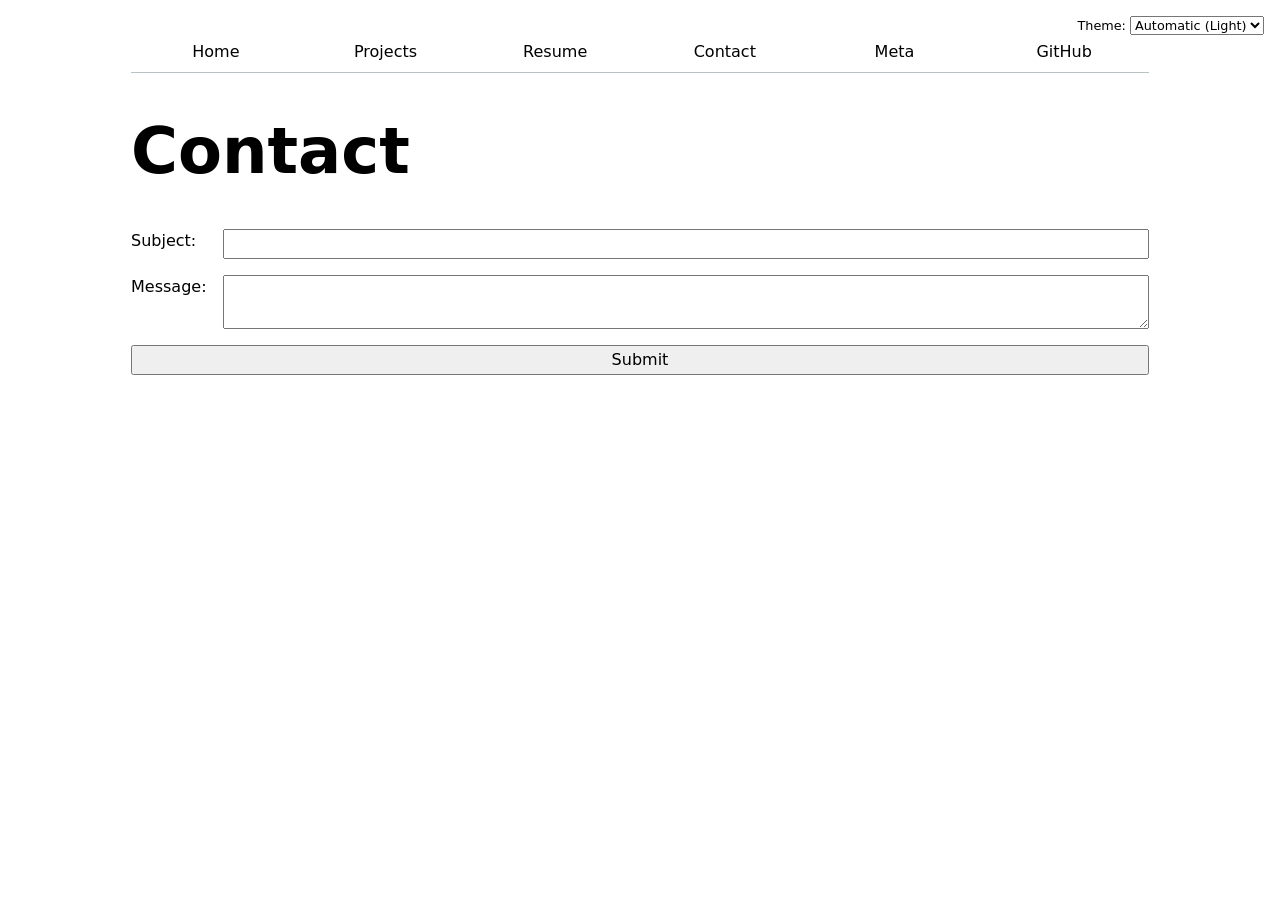
<file: contact/index.html>
<!DOCTYPE html>
<html lang="en">
<head>
  <meta charset="UTF-8">
  <meta name="viewport" content="width=device-width, initial-scale=1.0">
  <title>Contact | Aditi Singh</title>
  <link rel="stylesheet" href="../style.css">
  <script type="module" src="../global.js"></script>
</head>
<body>
  <h1>Contact</h1>

  <form action="mailto:sunshine.aditi.1405@gmail.com">
    <label>
      Subject:
      <input name="subject">
    </label>
    <label>
      Message:
      <textarea name="body"></textarea>
    </label>
    <button>Submit</button>
  </form>
</body>
</html>
</file>
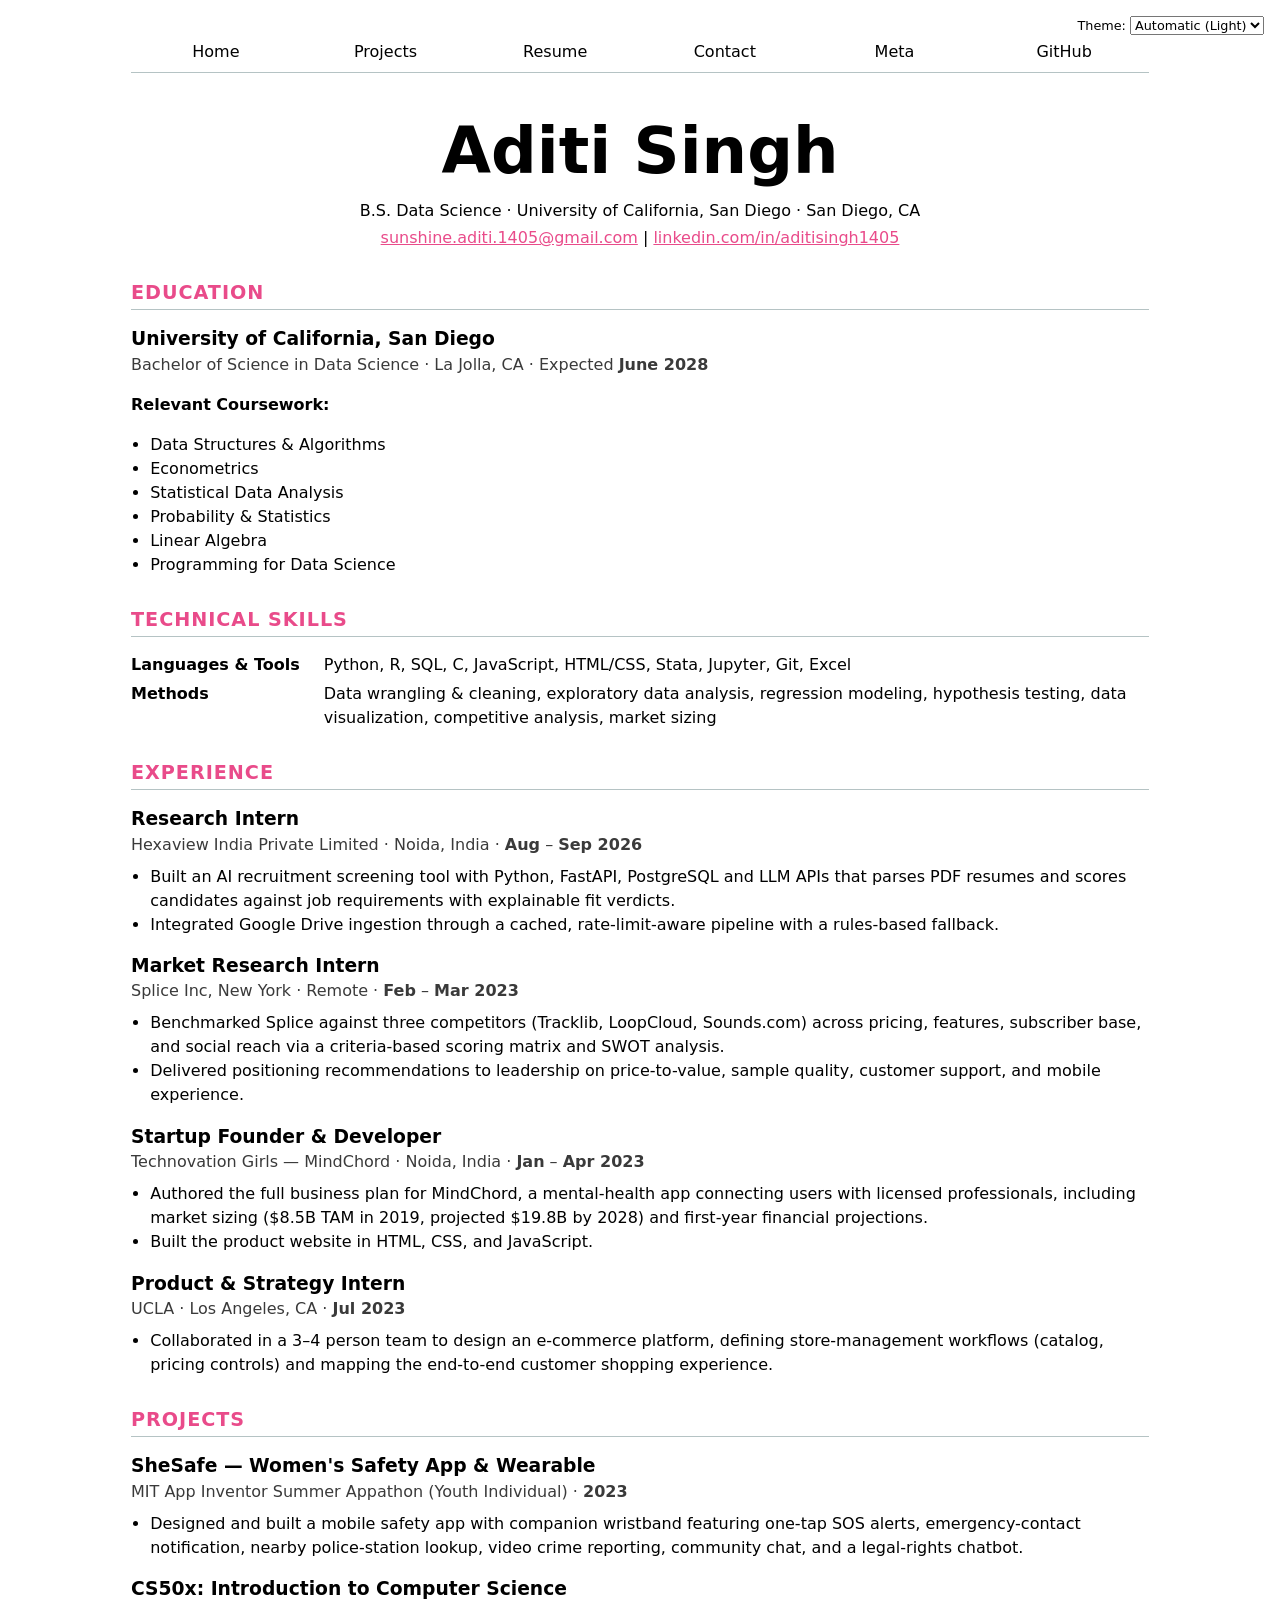
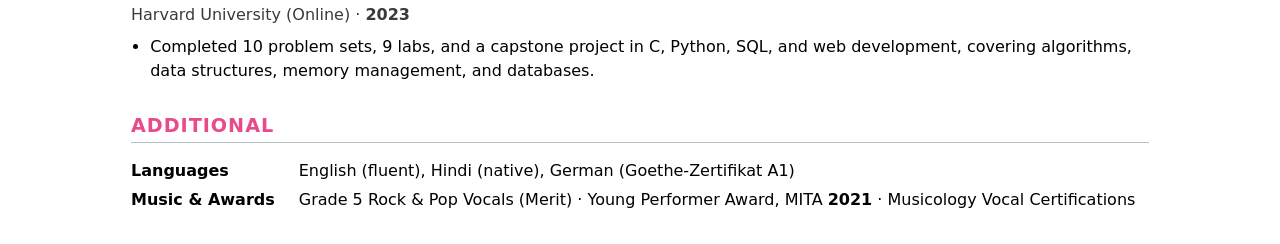
<file: resume/index.html>
<!DOCTYPE html>
<html lang="en">
<head>
  <meta charset="UTF-8">
  <meta name="viewport" content="width=device-width, initial-scale=1.0">
  <title>Resume | Aditi Singh</title>
  <link rel="stylesheet" href="../style.css">
  <script type="module" src="../global.js"></script>
</head>
<body class="resume">
  <header>
    <h1>Aditi Singh</h1>
    <p>B.S. Data Science · University of California, San Diego · San Diego, CA</p>
    <p>
      <a href="mailto:sunshine.aditi.1405@gmail.com">sunshine.aditi.1405@gmail.com</a> |
      <a href="https://www.linkedin.com/in/aditisingh1405" target="_blank">linkedin.com/in/aditisingh1405</a>
    </p>
  </header>

  <section>
    <h2>Education</h2>
    <article>
      <header>
        <h3>University of California, San Diego</h3>
        <p>
          Bachelor of Science in Data Science · La Jolla, CA ·
          Expected <time datetime="2028-06">June 2028</time>
        </p>
      </header>
      <p><strong>Relevant Coursework:</strong></p>
      <ul>
        <li>Data Structures &amp; Algorithms</li>
        <li>Econometrics</li>
        <li>Statistical Data Analysis</li>
        <li>Probability &amp; Statistics</li>
        <li>Linear Algebra</li>
        <li>Programming for Data Science</li>
      </ul>
    </article>
  </section>

  <section>
    <h2>Technical Skills</h2>
    <dl>
      <dt>Languages &amp; Tools</dt>
      <dd>Python, R, SQL, C, JavaScript, HTML/CSS, Stata, Jupyter, Git, Excel</dd>
      <dt>Methods</dt>
      <dd>
        Data wrangling &amp; cleaning, exploratory data analysis, regression modeling,
        hypothesis testing, data visualization, competitive analysis, market sizing
      </dd>
    </dl>
  </section>

  <section>
    <h2>Experience</h2>

    <article>
      <header>
        <h3>Research Intern</h3>
        <p>
          Hexaview India Private Limited · Noida, India ·
          <time datetime="2026-08">Aug</time> – <time datetime="2026-09">Sep 2026</time>
        </p>
      </header>
      <ul>
        <li>
          Built an AI recruitment screening tool with Python, FastAPI, PostgreSQL and
          LLM APIs that parses PDF resumes and scores candidates against job requirements
          with explainable fit verdicts.
        </li>
        <li>
          Integrated Google Drive ingestion through a cached, rate-limit-aware pipeline
          with a rules-based fallback.
        </li>
      </ul>
    </article>

    <article>
      <header>
        <h3>Market Research Intern</h3>
        <p>
          Splice Inc, New York · Remote ·
          <time datetime="2023-02">Feb</time> – <time datetime="2023-03">Mar 2023</time>
        </p>
      </header>
      <ul>
        <li>
          Benchmarked Splice against three competitors (Tracklib, LoopCloud, Sounds.com)
          across pricing, features, subscriber base, and social reach via a criteria-based
          scoring matrix and SWOT analysis.
        </li>
        <li>
          Delivered positioning recommendations to leadership on price-to-value, sample
          quality, customer support, and mobile experience.
        </li>
      </ul>
    </article>

    <article>
      <header>
        <h3>Startup Founder &amp; Developer</h3>
        <p>
          Technovation Girls — MindChord · Noida, India ·
          <time datetime="2023-01">Jan</time> – <time datetime="2023-04">Apr 2023</time>
        </p>
      </header>
      <ul>
        <li>
          Authored the full business plan for MindChord, a mental-health app connecting
          users with licensed professionals, including market sizing ($8.5B TAM in 2019,
          projected $19.8B by 2028) and first-year financial projections.
        </li>
        <li>Built the product website in HTML, CSS, and JavaScript.</li>
      </ul>
    </article>

    <article>
      <header>
        <h3>Product &amp; Strategy Intern</h3>
        <p>
          UCLA · Los Angeles, CA ·
          <time datetime="2023-07">Jul 2023</time>
        </p>
      </header>
      <ul>
        <li>
          Collaborated in a 3–4 person team to design an e-commerce platform, defining
          store-management workflows (catalog, pricing controls) and mapping the end-to-end
          customer shopping experience.
        </li>
      </ul>
    </article>
  </section>

  <section>
    <h2>Projects</h2>

    <article>
      <header>
        <h3>SheSafe — Women's Safety App &amp; Wearable</h3>
        <p>
          MIT App Inventor Summer Appathon (Youth Individual) ·
          <time datetime="2023">2023</time>
        </p>
      </header>
      <ul>
        <li>
          Designed and built a mobile safety app with companion wristband featuring one-tap
          SOS alerts, emergency-contact notification, nearby police-station lookup, video
          crime reporting, community chat, and a legal-rights chatbot.
        </li>
      </ul>
    </article>

    <article>
      <header>
        <h3>CS50x: Introduction to Computer Science</h3>
        <p>Harvard University (Online) · <time datetime="2023">2023</time></p>
      </header>
      <ul>
        <li>
          Completed 10 problem sets, 9 labs, and a capstone project in C, Python, SQL, and
          web development, covering algorithms, data structures, memory management, and
          databases.
        </li>
      </ul>
    </article>
  </section>

  <section>
    <h2>Additional</h2>
    <dl>
      <dt>Languages</dt>
      <dd>English (fluent), Hindi (native), German (Goethe-Zertifikat A1)</dd>
      <dt>Music &amp; Awards</dt>
      <dd>
        Grade 5 Rock &amp; Pop Vocals (Merit) · Young Performer Award, MITA
        <time datetime="2021">2021</time> · Musicology Vocal Certifications
      </dd>
    </dl>
  </section>
</body>
</html>
</file>
<file: style.css>
:root {
  --color-accent: oklch(65% 50% 0);
  /* Semi-transparent so it stays subtle in both light and dark mode */
  --border-color: oklch(50% 10% 200 / 40%);
  accent-color: var(--color-accent);
  color-scheme: light dark;
}

body {
  /* Set line height to 1.5 times the font size
	   and use the OS’s UI font as the website font
	 */
  font: 100%/1.5 system-ui;

  /* Step 1: keep content readable and centered, with breathing room on small screens */
  max-width: 100ch;
  margin-inline: max(1em, (100% - 100ch) / 2);
}

/* Keep images from overflowing on narrow screens */
img {
  max-width: 100%;
  height: auto;
}

/* Step 4.4: clear heading hierarchy */
h1, h2, h3, h4, h5, h6 {
  line-height: 1.1;
  text-wrap: balance;
}

h1 {
  font-size: 400%;
}

/* Step 2: navigation bar */
nav {
  display: flex;
  /* Leave room above for the theme switcher so they never overlap */
  margin-top: 2rem;
  margin-bottom: 1em;
  border-bottom: 1px solid var(--border-color);
  /* Lab 6: six links no longer fit on one line on the narrowest phones */
  flex-wrap: wrap;

  a {
    flex: 1;
    text-decoration: none;
    color: inherit;
    text-align: center;
    padding: 0.5em;

    @media (max-width: 40em) {
      padding-inline: 0.25em;
    }

    &.current {
      border-bottom: 0.4em solid var(--border-color);
      padding-bottom: 0.1em;
    }

    &:hover {
      border-bottom: 0.4em solid var(--color-accent);
      padding-bottom: 0.1em;
      background-color: color-mix(in oklch, var(--color-accent), canvas 85%);
    }
  }
}

/* Step 3: contact form */
input,
textarea,
button,
select {
  font: inherit;
}

/* Step 4.3: theme switcher in the top right corner */
.color-scheme {
  position: absolute;
  top: 1rem;
  right: 1rem;
  font-size: 80%;
}

form {
  display: grid;
  grid-template-columns: auto 1fr;
  gap: 1em;

  label {
    display: grid;
    grid-template-columns: subgrid;
    grid-column: 1 / -1;
  }

  button {
    grid-column: 1 / -1;
  }
}

/* Step 4: projects grid */
.projects {
  display: grid;
  grid-template-columns: repeat(auto-fill, minmax(15em, 1fr));
  gap: 1em;

  article {
    display: grid;
    grid-template-rows: subgrid;
    grid-row: span 3;
  }

  h2,
  h3 {
    margin: 0;
  }

  p {
    margin: 0;
  }
}

/* Lab 5, Step 0.1: project year under the description */
.projects .project-year {
  margin-top: 0.5em;
  color: color-mix(in oklch, canvastext 55%, canvas);
  font-family: Baskerville, serif;
  font-variant-numeric: oldstyle-nums;
}

/* Lab 5: pie chart + legend side by side */
.container {
  display: flex;
  flex-wrap: wrap;
  align-items: center;
  gap: 2em;
  margin-block: 2em;
}

#projects-pie-plot {
  flex: 0 1 15em;
  max-width: 20em;
  overflow: visible;

  path {
    transition: 300ms;
    cursor: pointer;
    outline: none;
  }

  /* Step 5.1: fade the other wedges while one is hovered */
  &:has(path:hover) {
    path:not(:hover) {
      opacity: 0.5;
    }
  }

  path:focus-visible {
    stroke: canvastext;
    stroke-width: 1;
  }
}

.legend {
  flex: 1;
  min-width: 12em;
  display: grid;
  grid-template-columns: repeat(auto-fill, minmax(9em, 1fr));
  gap: 1em;
  margin: 0;
  padding: 1em;
  border: 1px solid var(--border-color);
  border-radius: 0.5em;
  list-style: none;
}

.legend-item {
  display: flex;
  align-items: center;
  gap: 0.4em;
  cursor: pointer;

  em {
    color: color-mix(in oklch, canvastext 60%, canvas);
  }
}

.swatch {
  display: inline-block;
  width: 1em;
  aspect-ratio: 1 / 1;
  border-radius: 50%;
  background-color: var(--color);
}

/* Step 5.2: selected wedge and its legend item */
.selected {
  --color: oklch(60% 45% 0) !important;

  &:is(path) {
    fill: var(--color);
  }

  &:is(li) {
    font-weight: 700;
  }
}

/* Step 4.1: search bar */
.searchBar {
  display: block;
  width: 100%;
  box-sizing: border-box;
  margin-bottom: 2em;
  padding: 0.5em 0.75em;
  font: inherit;
  border: 1px solid var(--border-color);
  border-radius: 0.5em;
}

/* Lab 4: GitHub profile stats on the home page, reused by .stats on the meta page */
#profile-stats dl,
dl.stats {
  display: grid;
  grid-auto-flow: column;
  grid-auto-columns: 1fr;
  column-gap: 0.5em;
  text-align: center;
  border: 1px solid var(--border-color);
  border-radius: 0.5em;
  padding: 1em;
}

#profile-stats dt,
dl.stats dt {
  grid-row: 1;
  font-size: 80%;
  text-transform: uppercase;
  letter-spacing: 0.05em;
  color: color-mix(in oklch, canvastext 65%, canvas);
}

#profile-stats dd,
dl.stats dd {
  grid-row: 2;
  margin: 0;
  font-size: 200%;
  font-weight: 700;
  color: var(--color-accent);
}

/* Lab 6: the meta page has more stats, some of them words, so they run smaller */
dl.stats dd {
  font-size: 130%;
}

/* No selection yet: don't draw an empty box */
dl.stats:empty {
  display: none;
}

/* Too many columns for a phone, so stack them as label/value rows */
@media (max-width: 40em) {
  dl.stats {
    grid-auto-flow: row;
    grid-auto-columns: auto;
    grid-template-columns: auto 1fr;
    align-items: baseline;
    gap: 0.3em 1em;
    text-align: left;
  }

  dl.stats dt,
  dl.stats dd {
    grid-row: auto;
  }
}

/* Lab 6, Step 2.3: faint gridlines that read as background */
.gridlines {
  .tick line {
    stroke: canvastext;
    stroke-opacity: 0.12;
  }

  .domain {
    display: none;
  }
}

/* Lab 6, Step 3.1: dots grow from their center on hover */
#chart circle {
  transition: 200ms;
  transform-origin: center;
  transform-box: fill-box;

  &:hover {
    transform: scale(1.5);
  }

  /* Step 5.4: dots inside the brush selection */
  &.selected {
    fill: #ff6b6b;
  }
}

/* Lab 6, Step 3: label/value layout, usable by any dl */
dl.info {
  display: grid;
  grid-template-columns: auto 1fr;
  gap: 0.25em 1em;
  margin: 0;
  transition-duration: 500ms;
  transition-property: opacity, visibility;

  dt {
    grid-column: 1;
    color: color-mix(in oklch, canvastext 60%, canvas);
  }

  dd {
    grid-column: 2;
    margin: 0;
    font-weight: 600;
  }
}

dl.info[hidden]:not(:hover, :focus-within) {
  opacity: 0;
  visibility: hidden;
}

/* Lab 6, Step 3.2: raised card floating over the page, usable by any element */
.tooltip {
  position: fixed;
  top: 1em;
  left: 1em;
  z-index: 1;
  padding: 0.75em 1em;
  font-size: 85%;
  background-color: color-mix(in oklch, canvas 85%, transparent);
  backdrop-filter: blur(6px);
  border-radius: 0.5em;
  box-shadow: 0 2px 8px oklch(0% 0 0 / 25%);
}

/* Lab 6, Step 5.3: animated dashed outline for the brush selection */
@keyframes marching-ants {
  to {
    stroke-dashoffset: -8; /* 5 + 3 */
  }
}

.selection {
  fill-opacity: 0.1;
  stroke: canvastext;
  stroke-opacity: 0.7;
  stroke-dasharray: 5 3;
  animation: marching-ants 2s linear infinite;
}

/* Step 5: resume */
.resume {
  > header {
    text-align: center;

    h1 {
      margin-bottom: 0.2em;
    }

    p {
      margin: 0.2em 0;
    }

    a {
      color: var(--color-accent);
    }
  }

  section {
    margin-block: 2em;

    h2 {
      color: var(--color-accent);
      text-transform: uppercase;
      letter-spacing: 0.05em;
      font-size: 120%;
      border-bottom: 1px solid var(--border-color);
      padding-bottom: 0.3em;
    }
  }

  article {
    margin-block: 1.2em;

    header {
      h3 {
        margin: 0;
      }

      p {
        margin: 0.2em 0 0;
        color: color-mix(in oklch, canvastext 65%, canvas);
      }
    }

    ul {
      margin-block: 0.5em;
      padding-left: 1.2em;
    }
  }

  time {
    font-variant-numeric: tabular-nums;
    font-weight: 600;
  }

  dl {
    display: grid;
    grid-template-columns: auto 1fr;
    gap: 0.3em 1.5em;
  }

  dt {
    font-weight: 600;
  }

  dd {
    margin: 0;
  }
}
</file>
